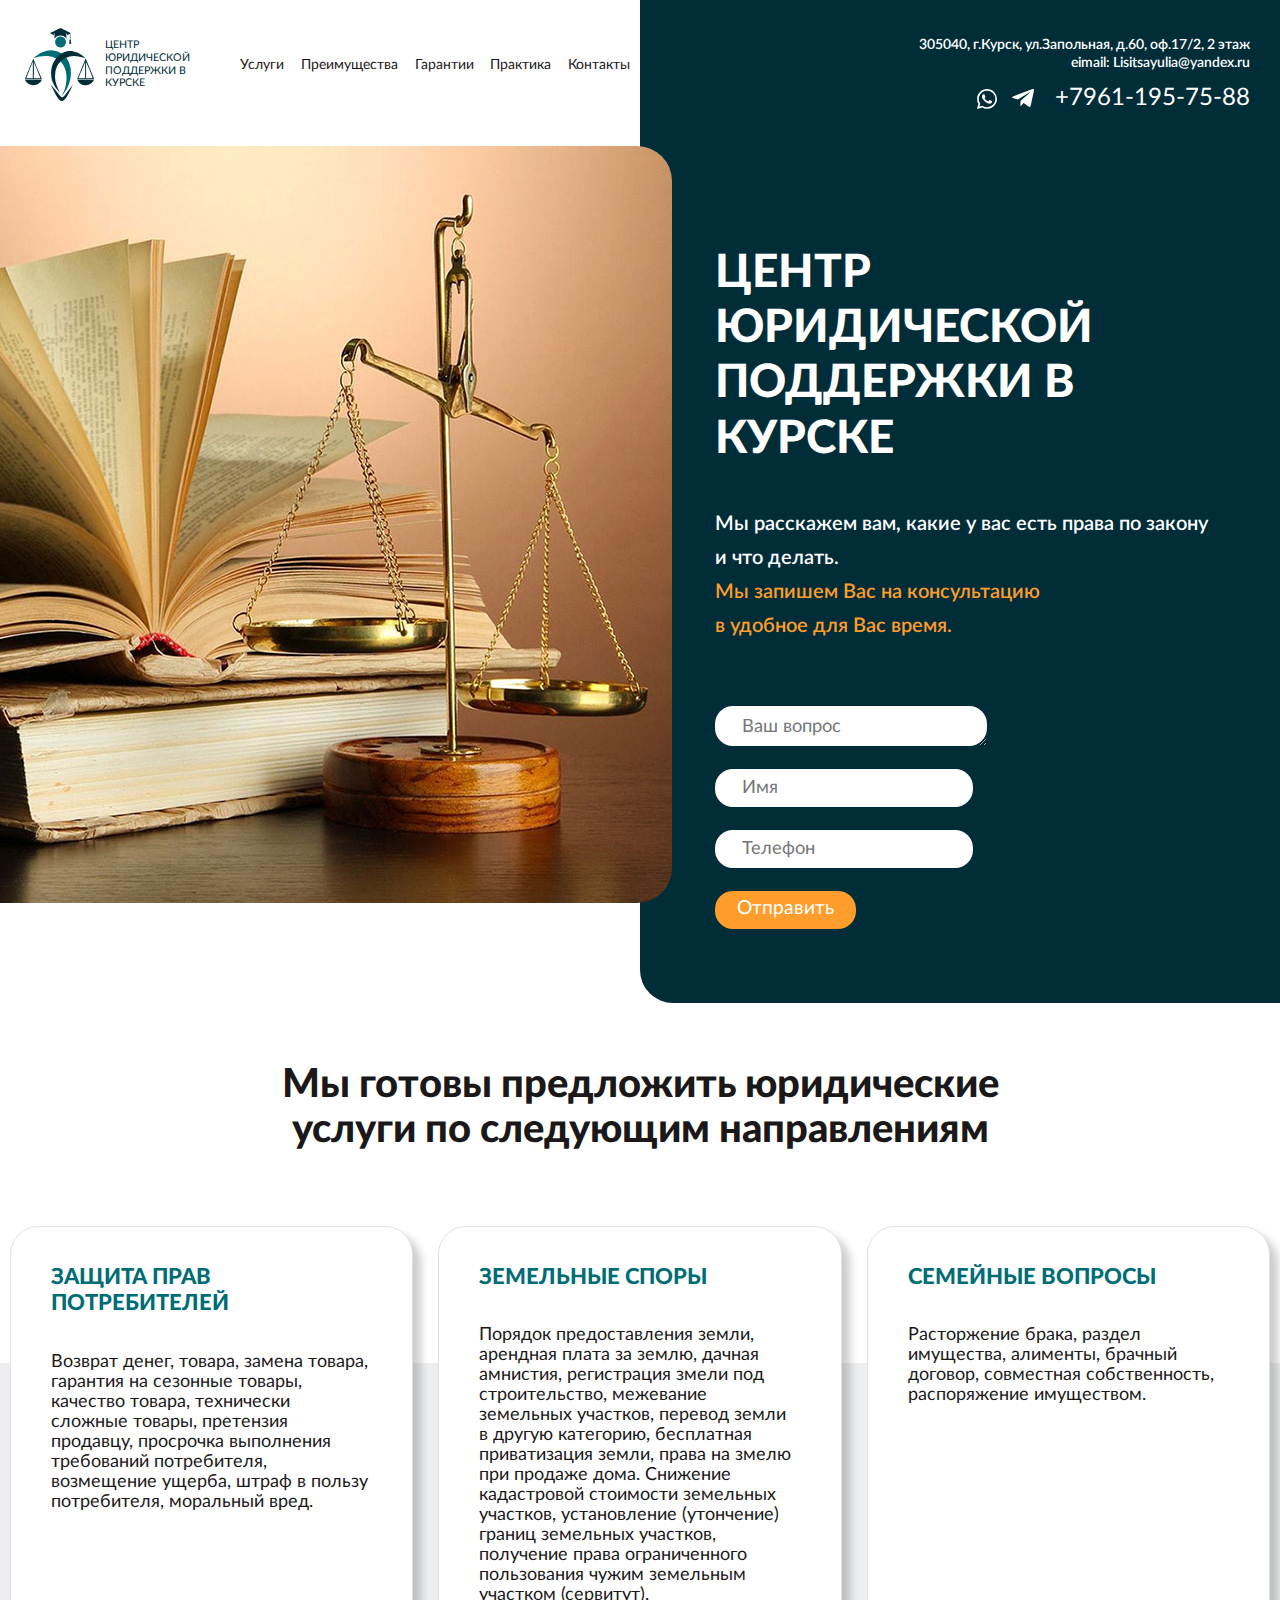
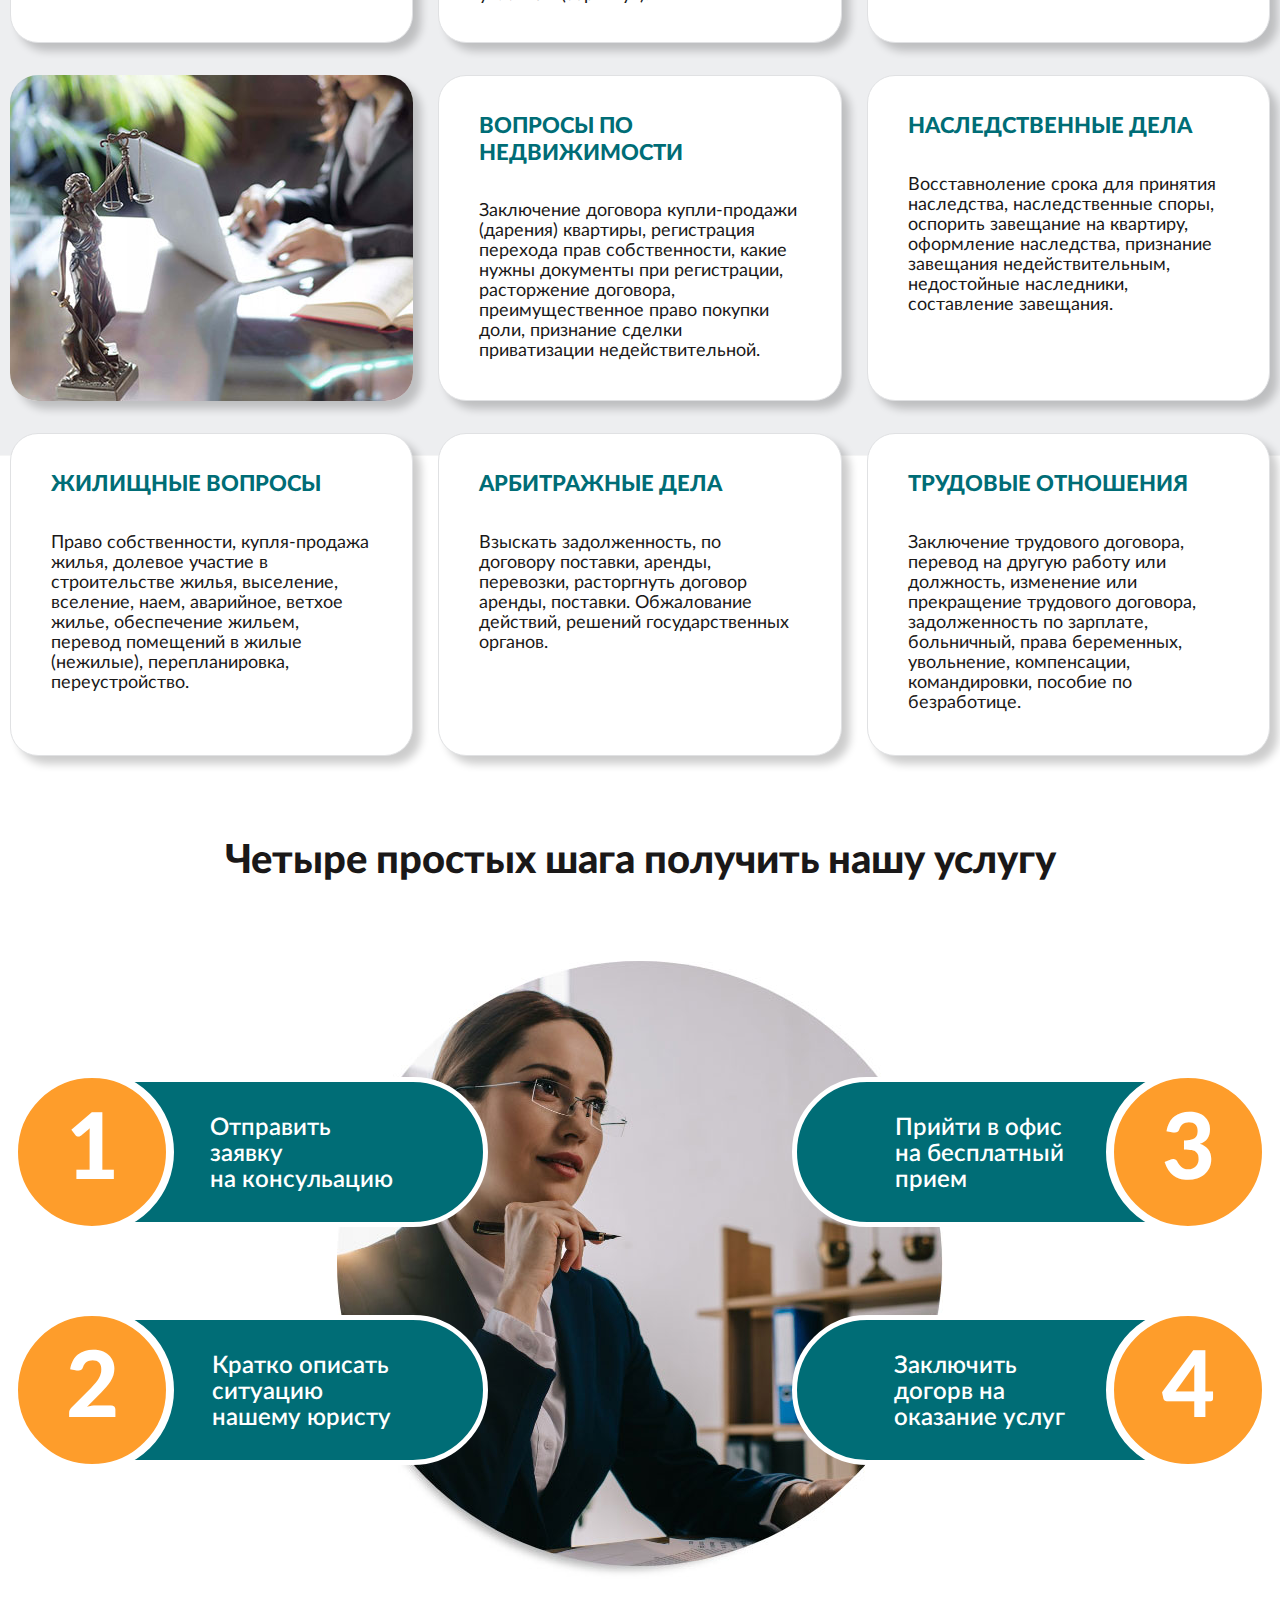
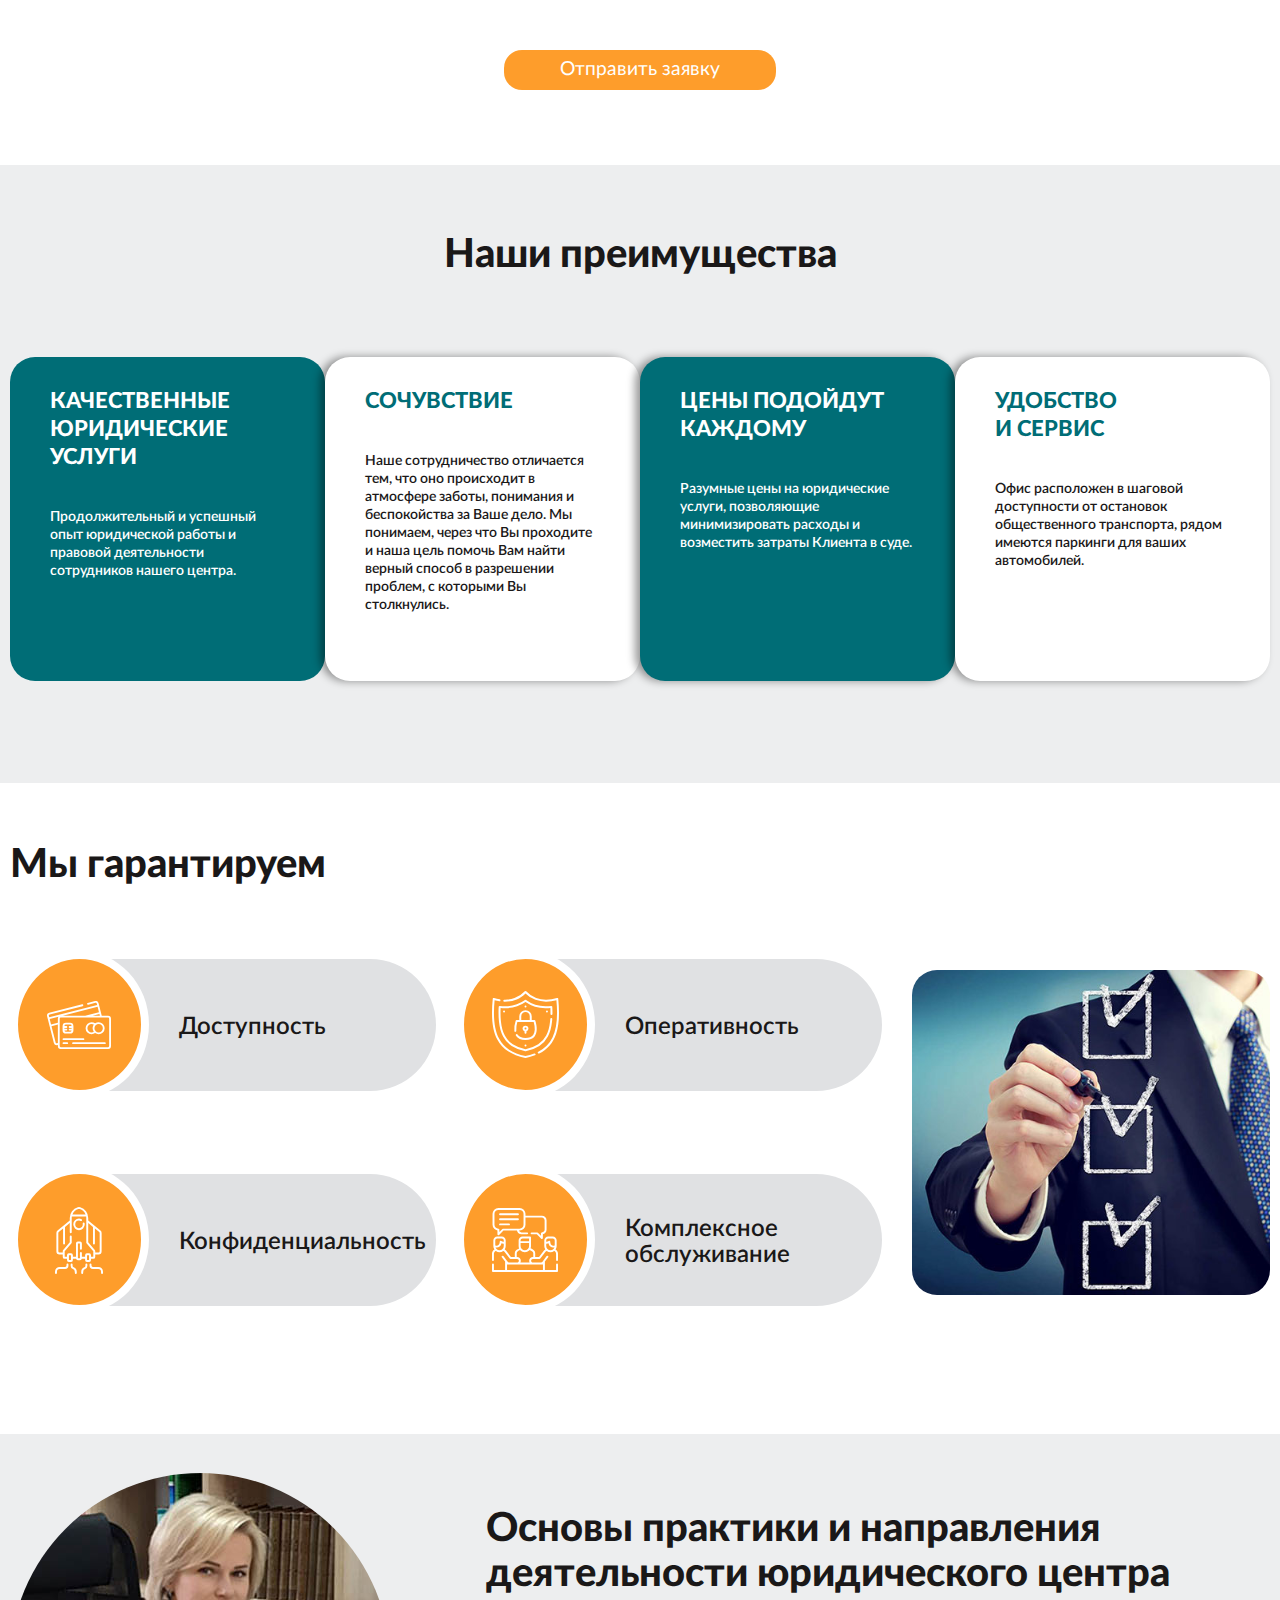
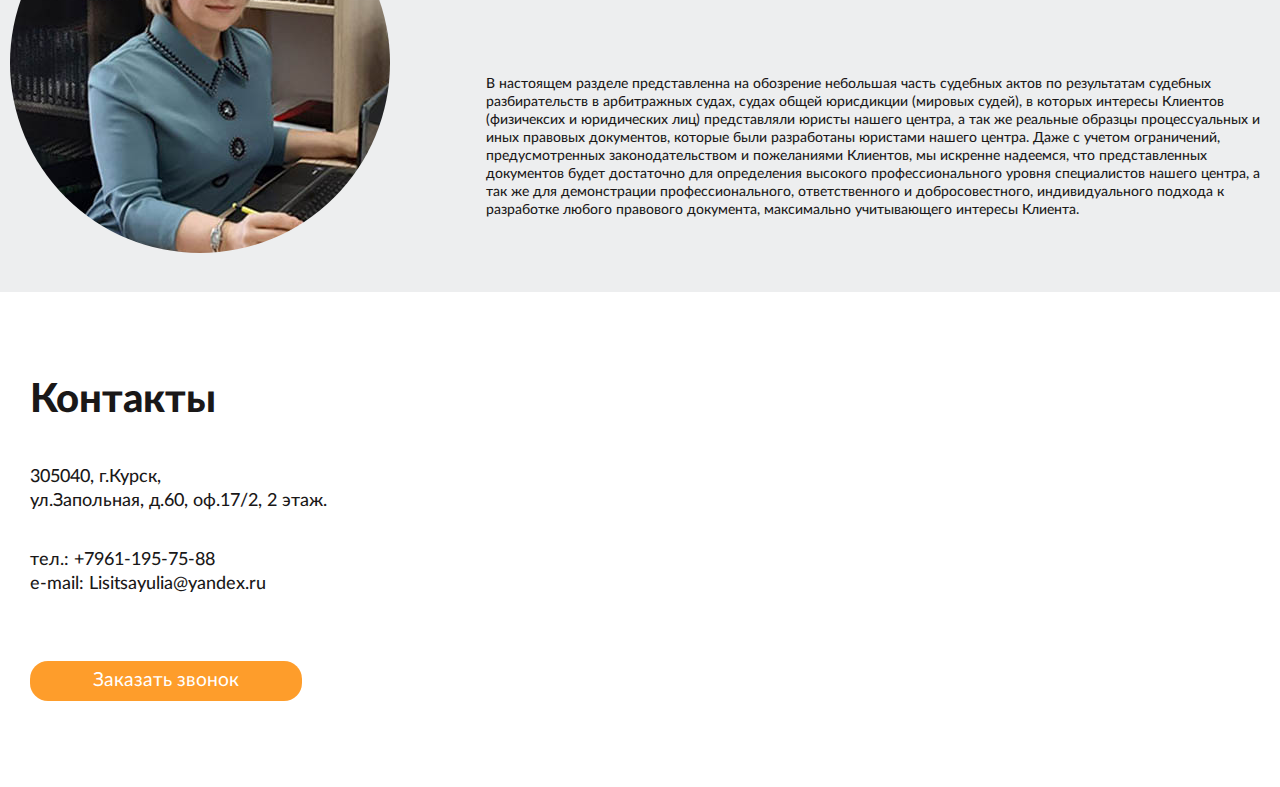
<file: index.html>
<!DOCTYPE html>
<html lang="ru">
<head>
	<title>ЦЕНТР ЮРИДИЧЕСКОЙ ПОДДЕРЖКИ В КУРСКЕ</title>
	<meta charset="UTF-8">
	<meta name="format-detection" content="telephone=no">
	<meta name="description" content="Юридические услуги в курске: защита прав потребителей, земельные споры, арбитражные дела, трудовые отношения, семейные вопросы. Не дорого, Звоните.">
	<meta property="og:type" content="website">
	<meta property="og:site_name" content="Создан сайт ЦЕНТР ЮРИДИЧЕСКОЙ ПОДДЕРЖКИ В КУРСКЕ">
	<meta property="og:url" content="https://ur-center46.ru">
	<meta property="og:locale" content="ru">
	<meta name="twitter:creator" content="">
	<meta name="twitter:card" content="summary_large_image">
	<meta property="og:title" content="ЦЕНТР ЮРИДИЧЕСКОЙ ПОДДЕРЖКИ В КУРСКЕ"> 
	<meta property="og:description" content="Создан сайт ЦЕНТР ЮРИДИЧЕСКОЙ ПОДДЕРЖКИ В КУРСКЕ. ">
	<meta property="og:image" content="https://ur-center46.ru/img/header-img.jpg">
	<meta property="og:image:width" content="1136">
	<meta property="og:image:height" content="757">
	<script src="https://api-maps.yandex.ru/2.1/?lang=ru_RU"></script>
	<link rel="stylesheet" href="css/style.css">
	<link rel="icon" type="image/png" href="img/fav/icon-256.png" sizes="256x256" href="#">
	<link rel="icon" type="image/png" href="img/fav/icon-128.png" sizes="128x128" href="#">
	<link rel="icon" type="image/png" href="img/fav/icon-64.png" sizes="64x64" href="#">
	<link rel="icon" type="image/png" href="img/fav/icon-32.png" sizes="32x32" href="#">
	<link rel="icon" type="image/png" href="img/fav/icon-16.png" sizes="16x16" href="#">
	<link rel="icon" type="image/png" href="img/fav/icon.svg" sizes="any" href="#">
	<!-- <meta name="viewport" content="width=device-width, initial-scale=1.0, maximum-scale=1.0, user-scalable=0"> -->
	<meta name="viewport" content="width=device-width, initial-scale=1.0">
</head>
<body id="body">
<script src="//code-ya.jivosite.com/widget/17m5EgQkFW" async></script>
	<div class="wrapper">

		<div id="popup-2" class="popup-2">
			<a href="#steps" class="popup__area-2"></a>
			<div class="popup__body-2">
				<div class="popup__content-2">
					<a href="#steps" class="popup__close-2">X</a>
					<div class="popup__img">
						<img src="img/popup-img.jpg" alt="">
					</div>
					<div class="popup__block">
						<div class="popup__title"><h2>Заявка на бесплатную консультацию</h2></div>
						<div class="popup__text"></div>
						<form class="header__form-1 d-flex" action="#">
							<div class="header__form-r">
								<textarea placeholder="Ваш вопрос" name="text"></textarea>
							</div>
							<div class="header__form-l">
								<input type="text" autocomplete="off" placeholder="Имя" name="name">
								<input type="tel" autocomplete="off" placeholder="Телефон" name="tel">
								<button type="submit" class="form__btn button">Отправить</button>
							</div>
						</form>
					</div>
				</div>
			</div>
		</div>

		<header id="header" class="header lock-padding d-flex">

			<div class="header__left-block ">
				<div class="header__container header__container_l d-flex">  

					<div class="header__logo d-flex"> 
						<a href="#" class="header__logo-link"></a>
						<a href="#" class="header__logo-text">
							ЦЕНТР ЮРИДИЧЕСКОЙ <br>
							ПОДДЕРЖКИ В КУРСКЕ
						</a>
					</div>
					<!-- Меню с иконкой бургера -->
					<div class="icon nav-icon-5">
						<span></span>
						<span></span>
						<span></span>
					</div>
					<nav class="menu__body">
						<ul class="menu__list d-flex">
							<li><a href="#directions" class="menu__link">Услуги</a></li>
							<li><a href="#advant" class="menu__link">Преимущества</a></li>
							<li><a href="#warrant" class="menu__link">Гарантии</a></li>
							<li><a href="#basics" class="menu__link">Практика</a></li>
							<li><a href="#footer" class="menu__link">Контакты</a></li>
						</ul>
					</nav>
				</div>
				<div class="header__img">
					<picture>
						<img src="img/header-img.jpg" alt="">
					</picture>
				</div>
			</div>

			<div class="header__right-block">
				<div class="header__container header__container_r">

					<div class="header__contacts d-flex">
						<div class="header__adress">
							<p>305040, г.Курск, ул.Запольная, д.60, оф.17/2, 2 этаж</p>
							<a href="mailto:Lisitsayulia@yandex.ru">eimail: Lisitsayulia@yandex.ru</a>
						</div>
						<div class="header__telephone d-flex">
							<a href="#" class="link-whatsapp"></a>
							<a href="#" class="link-telegram"></a>
							<p><a href="tel:+79611957588" class="header__phone">+7961-195-75-88</a></p>
						</div>
					</div>

					<div class="header-item">
						<h1>
							ЦЕНТР <br>
							ЮРИДИЧЕСКОЙ <br>
							ПОДДЕРЖКИ В КУРСКЕ <br>
						</h1>
						<p>
							Мы расскажем вам, какие у вас есть права по закону <br>
							и что делать. <br>
							<span>Мы запишем Вас на консультацию <br>
							в удобное для Вас время.</span>
						</p>
						<form action="sender/send.php" method="POST" class="header__form">
							<textarea placeholder="Ваш вопрос" name="text"></textarea>
							<input type="text" autocomplete="off" placeholder="Имя" name="name">
							<input type="tel" autocomplete="off" placeholder="Телефон" name="tel">
							<button type="submit" class="form__btn button">Отправить</button>
						</form>
					</div>
				</div>
			</div>

		</header>  

		<!-- Секция directions-->
		<section id="directions" class="directions">
			<div class="container">
				<h2>
					Мы готовы предложить юридические <br>
					услуги по следующим направлениям
				</h2>

				<div class="directions__column d-flex">

					<div class="directions__card">
						<h3>ЗАЩИТА ПРАВ ПОТРЕБИТЕЛЕЙ</h3>
						<p>
							Возврат денег, товара, замена товара, гарантия на
							сезонные товары, качество товара, технически сложные 
							товары, претензия продавцу, просрочка выполнения
							требований потребителя, возмещение ущерба, штраф в
							пользу потребителя, моральный вред.
						</p>
					</div>

					<div class="directions__card">
						<h3>ЗЕМЕЛЬНЫЕ СПОРЫ</h3>
						<p>
							Порядок предоставления земли, арендная плата за
							землю, дачная амнистия, регистрация змели под
							строительство, межевание земельных участков,
							перевод земли в другую категорию, бесплатная
							приватизация земли, права на змелю при продаже дома.
							Снижение кадастровой стоимости земельных участков,
							установление (утончение) границ земельных участков,
							получение права ограниченного пользования чужим
							земельным участком (сервитут).
						</p>
					</div>

					<div class="directions__card">
						<h3>СЕМЕЙНЫЕ ВОПРОСЫ</h3>
						<p>
							Расторжение брака, раздел имущества, алименты,
							брачный договор, совместная собственность,
							распоряжение имуществом.
						</p>
					</div>

				</div>

				<div class="directions__column d-flex">

					<div class="directions__card directions__card_img">
						<img src="img/card-01.jpg" alt="">
					</div>

					<div class="directions__card">
						<h3>ВОПРОСЫ ПО НЕДВИЖИМОСТИ</h3>
						<p>
							Заключение договора купли-продажи (дарения)
							квартиры, регистрация перехода прав собственности,
							какие нужны документы при регистрации, расторжение
							договора, преимущественное право покупки доли,
							признание сделки приватизации недействительной.
						</p>
					</div>

					<div class="directions__card">
						<h3>НАСЛЕДСТВЕННЫЕ ДЕЛА</h3>
						<p>
							Восставноление срока для принятия наследства,
							наследственные споры, оспорить завещание на квартиру,
							оформление наследства, признание завещания
							недействительным, недостойные наследники, составление
							завещания.
						</p>
					</div>

				</div>

				<div class="directions__column d-flex">

					<div class="directions__card">
						<h3>ЖИЛИЩНЫЕ ВОПРОСЫ</h3>
						<p>
							Право собственности, купля-продажа жилья, долевое 
							участие в строительстве жилья, выселение, вселение,
							наем, аварийное, ветхое жилье, обеспечение жильем, 
							перевод помещений в жилые (нежилые),
							перепланировка, переустройство.
						</p>
					</div>

					<div class="directions__card">
						<h3>АРБИТРАЖНЫЕ ДЕЛА</h3>
						<p>
							Взыскать задолженность, по договору поставки, аренды,
							перевозки, расторгнуть договор аренды, поставки.
							Обжалование действий, решений государственных 
							органов.
						</p>
					</div>

					<div class="directions__card">
						<h3>ТРУДОВЫЕ ОТНОШЕНИЯ</h3>
						<p>
							Заключение трудового договора, перевод на другую
							работу или должность, изменение или прекращение 
							трудового договора, задолженность по зарплате, 
							больничный, права беременных, увольнение, компенсации,
							командировки, пособие по безработице.
						</p>
					</div>

				</div>

			</div>
		</div>
	</section>


	<!-- Секция Steps-->
	<section id="steps" class="steps">
		<div class="container">
			<h2>Четыре простых шага получить нашу услугу</h2>

			<div class="steps__wrap">

				<div class="steps__wrap-column d-flex">

					<div class="steps__column">
						<div class="steps__card-wrap d-flex">
							<div class="card-left d-flex">1</div>
							<div class="card-right d-flex"><p>Отправить <br> заявку <br> на консульацию</p></div>
						</div>

						<div class="steps__card-wrap d-flex">
							<div class="card-left d-flex">2</div>
							<div class="card-right d-flex"><p>Кратко описать <br> ситуацию <br> нашему юристу</p></div>
						</div>
					</div>

					<div class="steps__column">
						<div class="steps__card-wrap d-flex">
							<div class="card-right card-right-right d-flex"><p>Прийти в офис <br> на бесплатный<br>прием</p></div>
							<div class="card-left card-left-left d-flex">3</div>
						</div>

						<div class="steps__card-wrap d-flex">
							<div class="card-right card-right-right d-flex"><p>Заключить <br> догорв на <br> оказание услуг</p></div>
							<div class="card-left card-left-left d-flex">4</div>
						</div>
					</div>

				</div>

			</div>
			<a href="#popup-2" class="steps__btn button popup-link">Отправить заявку</a>
			
		</div>
	</section>

	<!-- Секция -->
	<section id="advant" class="advant">
		<div class="container">

			<h2>Наши преимущества</h2>

			<div class="advant__row d-flex">

				<div class="advant__card">
					<h3>
						КАЧЕСТВЕННЫЕ <br>
						ЮРИДИЧЕСКИЕ УСЛУГИ
					</h3>
					<p>
						Продолжительный и успешный
						опыт юридической работы и
						правовой деятельности сотрудников
						нашего центра.
					</p>
				</div>

				<div class="advant__card advant__card-card">
					<h3>
						СОЧУВСТВИЕ
					</h3>
					<p>
						Наше сотрудничество отличается
						тем, что оно происходит в
						атмосфере заботы, понимания и
						беспокойства за Ваше дело. Мы
						понимаем, через что Вы проходите и
						наша цель помочь Вам найти верный
						способ в разрешении проблем, с
						которыми Вы столкнулись.
					</p>
				</div>

				<div class="advant__card advant__card-card_l">
					<h3>
						ЦЕНЫ ПОДОЙДУТ <br>
						КАЖДОМУ
					</h3>
					<p>
						Разумные цены на юридические
						услуги, позволяющие
						минимизировать расходы и
						возместить затраты Клиента в суде.
					</p>
				</div>

				<div class="advant__card advant__card-card advant__card-card_r">
					<h3>
						УДОБСТВО <br>
						И СЕРВИС
					</h3>
					<p>
						Офис расположен в шаговой
						доступности от остановок
						общественного транспорта, рядом
						имеются паркинги для ваших
						автомобилей.
					</p>
				</div>

			</div>

		</div>
	</div>
</section>

<!-- Секция -->
<section id="warrant" class="warrant">
	<div class="container">

		<h2>Мы гарантируем</h2>

		<div class="warrant__row d-flex">

			<div class="warrant__column d-flex">
				<div class="steps__card-wrap d-flex">
					<div class="card-left card-icon-1 d-flex"></div>
					<div class="card-right d-flex"><p>Доступность</p></div>
				</div>

				<div class="steps__card-wrap d-flex">
					<div class="card-left card-icon-2 d-flex"></div>
					<div class="card-right d-flex"><p>Конфиденциальность</p></div>
				</div>
			</div>

			<div class="warrant__column d-flex">
				<div class="steps__card-wrap d-flex">
					<div class="card-left card-icon-3 d-flex"></div>
					<div class="card-right d-flex"><p>Оперативность</p></div>
				</div>

				<div class="steps__card-wrap d-flex">
					<div class="card-left card-icon-4 d-flex"></div>
					<div class="card-right d-flex"><p>Комплексное <br> обслуживание</p></div>
				</div>
			</div>

			<div class="warrant__column-img">
				<img src="img/card-02.jpg" alt="">
			</div>

		</div>

	</div>
</section>

<section id="basics" class="basics">
	<div class="container">
		<div class="basics__wrap d-flex">
			<div class="basics__wrap-img">
				<img src="img/btm.jpg" alt="">
			</div>
			<div class="basics__title">
				<h2>
					Основы практики и направления <br>
					деятельности юридического центра
				</h2>
				<p>
					В настоящем разделе представленна на обозрение небольшая часть судебных актов по результатам судебных разбирательств в
					арбитражных судах, судах общей юрисдикции (мировых судей), в которых интересы Клиентов (физичексих и юридических лиц)
					представляли юристы нашего центра, а так же реальные образцы процессуальных и иных правовых документов, которые были
					разработаны юристами нашего центра. Даже с учетом ограничений, предусмотренных законодательством и пожеланиями Клиентов, мы
					искренне надеемся, что представленных документов будет достаточно для определения высокого профессионального уровня
					специалистов нашего центра, а так же для демонстрации профессионального, ответственного и добросовестного, индивидуального
					подхода к разработке любого правового документа, максимально учитывающего интересы Клиента.
				</p>
			</div>
		</div>
	</div>
</section>


<footer id="footer" class="footer d-flex">
	<!-- <div class='footer__container'> -->

		<div class="footer__row d-flex">

			<div class="footer__contact-title">
				<h2>Контакты</h2>
				<p>
					305040, г.Курск, <br>
					ул.Запольная, д.60, оф.17/2, 2 этаж.
				</p>
				<p>
					тел.: <a href="tel:+79611957588">+7961-195-75-88</a> <br>
					e-mail: <a href="mailto:Lisitsayulia@yandex.ru">Lisitsayulia@yandex.ru</a>
				</p>
				<a href="#popup-2" class="footer__btn button button popup-link">Заказать звонок</a>
			</div>

			<div id="map" class="footer__map">
			</div>

		</div>

		<!-- </div> -->
	</footer>
</div>

<script src="https://code.jquery.com/jquery-3.3.1.min.js"></script>
<script src="js/custom.js" ></script>

</body>
</html>
</file>
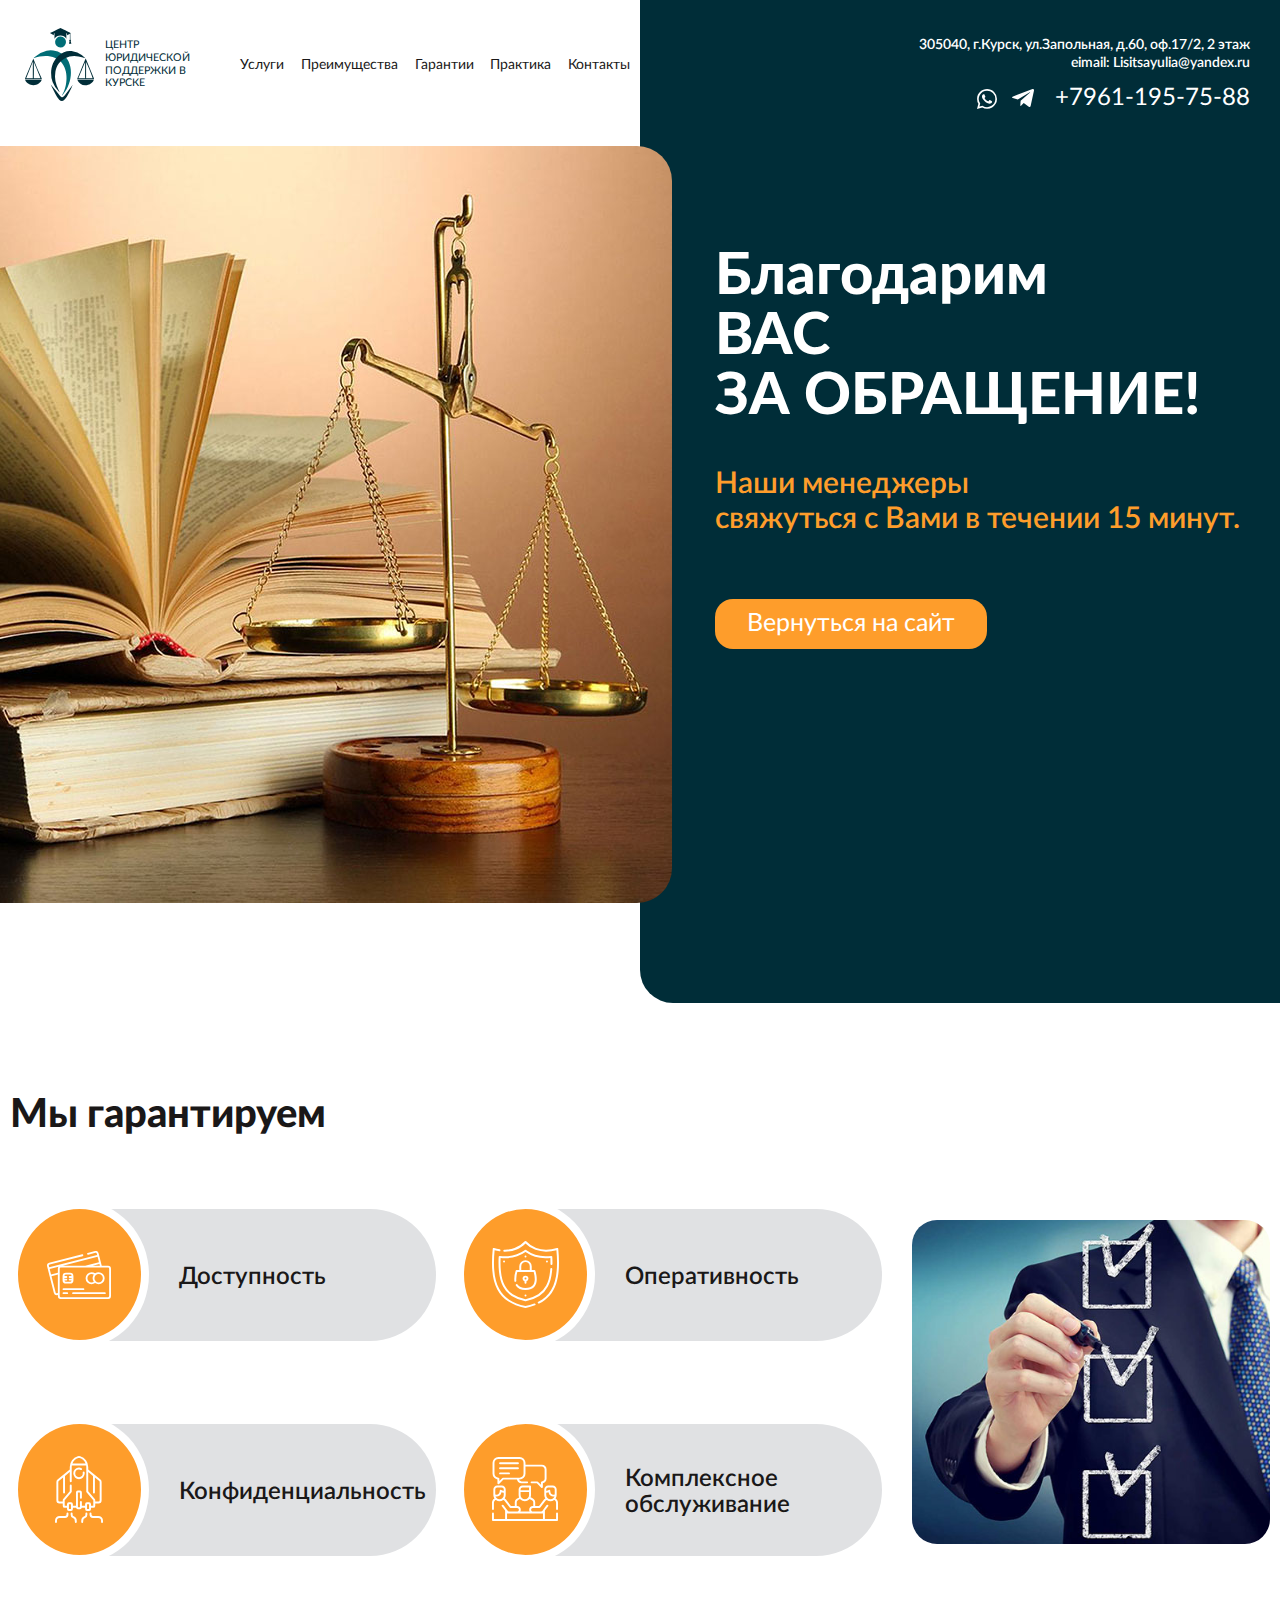
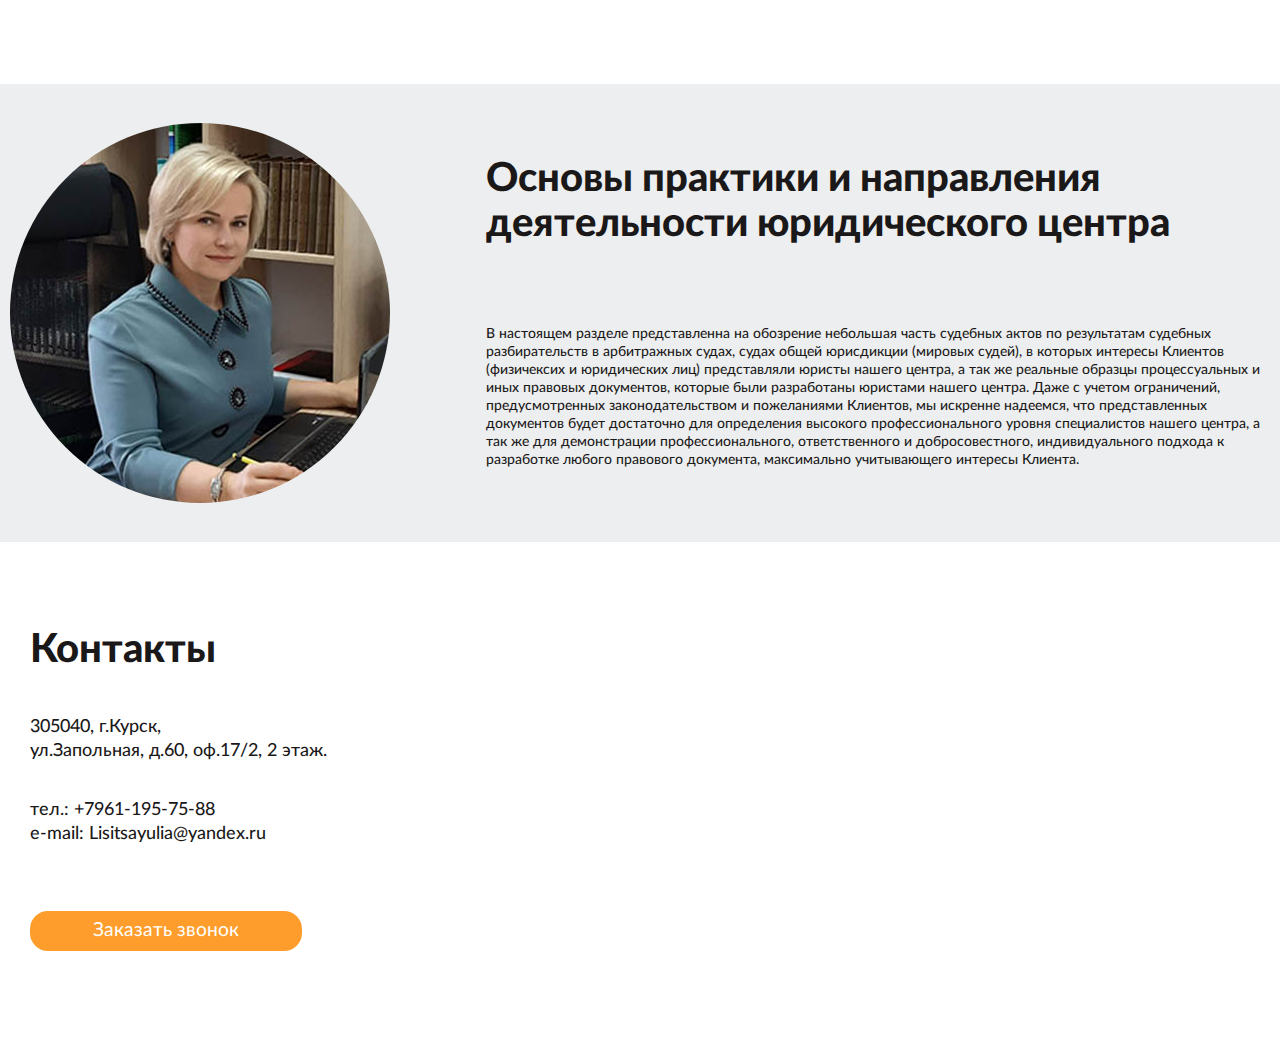
<file: thank-you.html>
<!DOCTYPE html>
<html lang="ru">
<head>
  <title>Страница благодарности</title>
  <meta charset="UTF-8">
  <meta name="format-detection" content="telephone=no">
  <meta name="description" content="Юридические услуги в курске: защита прав потребителей, земельные споры, арбитражные дела, трудовые отношения, семейные вопросы. Не дорого, Звоните.">
  <meta property="og:type" content="website">
  <meta property="og:site_name" content="Создан сайт ЦЕНТР ЮРИДИЧЕСКОЙ ПОДДЕРЖКИ В КУРСКЕ">
  <meta property="og:url" content="https://ur-center46.ru">
  <meta property="og:locale" content="ru">
  <meta name="twitter:creator" content="">
  <meta name="twitter:card" content="summary_large_image">
  <meta property="og:title" content="ЦЕНТР ЮРИДИЧЕСКОЙ ПОДДЕРЖКИ В КУРСКЕ"> 
  <meta property="og:description" content="Создан сайт ЦЕНТР ЮРИДИЧЕСКОЙ ПОДДЕРЖКИ В КУРСКЕ. ">
  <meta property="og:image" content="https://ur-center46.ru/img/header-img.jpg">
  <meta property="og:image:width" content="1136">
  <meta property="og:image:height" content="757">
  <script src="https://api-maps.yandex.ru/2.1/?lang=ru_RU"></script>
  <link rel="stylesheet" href="css/style.css">
  <link rel="icon" type="image/png" href="img/fav/icon-256.png" sizes="256x256" href="#">
  <link rel="icon" type="image/png" href="img/fav/icon-128.png" sizes="128x128" href="#">
  <link rel="icon" type="image/png" href="img/fav/icon-64.png" sizes="64x64" href="#">
  <link rel="icon" type="image/png" href="img/fav/icon-32.png" sizes="32x32" href="#">
  <link rel="icon" type="image/png" href="img/fav/icon-16.png" sizes="16x16" href="#">
  <link rel="icon" type="image/png" href="img/fav/icon.svg" sizes="any" href="#">
  <!-- <meta name="viewport" content="width=device-width, initial-scale=1.0, maximum-scale=1.0, user-scalable=0"> -->
  <meta name="viewport" content="width=device-width, initial-scale=1.0">
</head>
<body id="body">
<script src="//code-ya.jivosite.com/widget/17m5EgQkFW" async></script>
  <div class="wrapper">

    <header id="header" class="header lock-padding d-flex">

      <div class="header__left-block ">
        <div class="header__container header__container_l d-flex">  

          <div class="header__logo d-flex"> 
            <a href="https://ur-center46.ru" class="header__logo-link"></a>
            <a href="https://ur-center46.ru" class="header__logo-text">
              ЦЕНТР ЮРИДИЧЕСКОЙ <br>
              ПОДДЕРЖКИ В КУРСКЕ
            </a>
          </div>
          <!-- Меню с иконкой бургера -->
          <div class="icon nav-icon-5">
            <span></span>
            <span></span>
            <span></span>
          </div>
          <nav class="menu__body-2">
            <ul class="menu__list d-flex">
              <li><a href="https://ur-center46.ru/#directions" class="menu__link">Услуги</a></li>
              <li><a href="https://ur-center46.ru/#advant" class="menu__link">Преимущества</a></li>
              <li><a href="https://ur-center46.ru/#warrant" class="menu__link">Гарантии</a></li>
              <li><a href="https://ur-center46.ru/#basics" class="menu__link">Практика</a></li>
              <li><a href="https://ur-center46.ru/#footer" class="menu__link">Контакты</a></li>
            </ul>
          </nav>
        </div>
        <div class="header__img">
          <picture>
            <img src="img/header-img.jpg" alt="">
          </picture>
        </div>
      </div>

      <div class="header__right-block">
        <div class="header__container header__container_r">

          <div class="header__contacts d-flex">
            <div class="header__adress">
              <p>305040, г.Курск, ул.Запольная, д.60, оф.17/2, 2 этаж</p>
              <a href="mailto:Lisitsayulia@yandex.ru">eimail: Lisitsayulia@yandex.ru</a>
            </div>
            <div class="header__telephone d-flex">
              <a href="#" class="link-whatsapp"></a>
              <a href="#" class="link-telegram"></a>
              <p><a href="tel:+79611957588" class="header__phone">+7961-195-75-88</a></p>
            </div>
          </div>

          <div class="header-item header-item-thank">
            <h1>
              Благодарим <br>
              ВАС <br>
              ЗА ОБРАЩЕНИЕ! <br>
            </h1>
            <p>
              <span>Наши менеджеры <br>
              свяжуться с Вами в течении 15 минут.</span>
            </p>
            <a href="https://ur-center46.ru" class="steps__btn button">Вернуться на сайт</a>
          </div>
        </div>
      </div>

    </header> 

    <!-- Секция -->
    <section id="warrant" class="warrant">
      <div class="container">

        <h2>Мы гарантируем</h2>

        <div class="warrant__row d-flex">

          <div class="warrant__column d-flex">
            <div class="steps__card-wrap d-flex">
              <div class="card-left card-icon-1 d-flex"></div>
              <div class="card-right d-flex"><p>Доступность</p></div>
            </div>

            <div class="steps__card-wrap d-flex">
              <div class="card-left card-icon-2 d-flex"></div>
              <div class="card-right d-flex"><p>Конфиденциальность</p></div>
            </div>
          </div>

          <div class="warrant__column d-flex">
            <div class="steps__card-wrap d-flex">
              <div class="card-left card-icon-3 d-flex"></div>
              <div class="card-right d-flex"><p>Оперативность</p></div>
            </div>

            <div class="steps__card-wrap d-flex">
              <div class="card-left card-icon-4 d-flex"></div>
              <div class="card-right d-flex"><p>Комплексное <br> обслуживание</p></div>
            </div>
          </div>

          <div class="warrant__column-img">
            <img src="img/card-02.jpg" alt="">
          </div>

        </div>

      </div>
    </section>

    <section id="basics" class="basics">
      <div class="container">
        <div class="basics__wrap d-flex">
          <div class="basics__wrap-img">
            <img src="img/btm.jpg" alt="">
          </div>
          <div class="basics__title">
            <h2>
              Основы практики и направления <br>
              деятельности юридического центра
            </h2>
            <p>
              В настоящем разделе представленна на обозрение небольшая часть судебных актов по результатам судебных разбирательств в
              арбитражных судах, судах общей юрисдикции (мировых судей), в которых интересы Клиентов (физичексих и юридических лиц)
              представляли юристы нашего центра, а так же реальные образцы процессуальных и иных правовых документов, которые были
              разработаны юристами нашего центра. Даже с учетом ограничений, предусмотренных законодательством и пожеланиями Клиентов, мы
              искренне надеемся, что представленных документов будет достаточно для определения высокого профессионального уровня
              специалистов нашего центра, а так же для демонстрации профессионального, ответственного и добросовестного, индивидуального
              подхода к разработке любого правового документа, максимально учитывающего интересы Клиента.
            </p>
          </div>
        </div>
      </div>
    </section>


    <footer id="footer" class="footer d-flex">
      <!-- <div class='footer__container'> -->

        <div class="footer__row d-flex">

          <div class="footer__contact-title">
            <h2>Контакты</h2>
            <p>
              305040, г.Курск, <br>
              ул.Запольная, д.60, оф.17/2, 2 этаж.
            </p>
            <p>
              тел.: <a href="tel:+79611957588">+7961-195-75-88</a> <br>
              e-mail: <a href="mailto:Lisitsayulia@yandex.ru">Lisitsayulia@yandex.ru</a>
            </p>
            <a href="#popup-2" class="footer__btn button button popup-link">Заказать звонок</a>
          </div>

          <div id="map" class="footer__map">
          </div>

        </div>

        <!-- </div> -->
      </footer>
    </div>

    <script src="https://code.jquery.com/jquery-3.3.1.min.js"></script>
    <script src="js/custom.js" ></script>

  </body>
  </html>
</file>
<file: css/style.css>
@charset "UTF-8";
@font-face {
  font-family: 'Lato';
  src: url("../fonts/Lato-Heavy.eot");
  src: local("☺"), url("../fonts/Lato-Heavy.woff") format("woff"), url("../fonts/Lato-Heavy.ttf") format("truetype"), url("../fonts/Lato-Heavy.svg") format("svg");
  font-weight: 900;
  font-style: normal; } 

@font-face {
  font-family: 'Lato';
  src: url("../fonts/Lato-Light.eot");
  src: local("☺"), url("../fonts/Lato-Light.woff") format("woff"), url("../fonts/Lato-Light.ttf") format("truetype"), url("../fonts/Lato-Light.svg") format("svg");
  font-weight: 300;
  font-style: normal; }

@font-face {
  font-family: 'Lato';
  src: url("../fonts/Lato-Medium.eot");
  src: local("☺"), url("../fonts/Lato-Medium.woff") format("woff"), url("../fonts/Lato-Medium.ttf") format("truetype"), url("../fonts/Lato-Medium.svg") format("svg");
  font-weight: 500;
  font-style: normal; } 

@font-face {
  font-family: 'Lato';
  src: url("../fonts/Lato-Regular.eot");
  src: local("☺"), url("../fonts/Lato-Regular.woff") format("woff"), url("../fonts/Lato-Regular.ttf") format("truetype"), url("../fonts/Lato-Regular.svg") format("svg");
  font-weight: 400;
  font-style: normal; }

@font-face {
  font-family: 'Lato';
  src: url("../fonts/Lato-Semibold.eot");
  src: local("☺"), url("../fonts/Lato-Semibold.woff") format("woff"), url("../fonts/Lato-Semibold.ttf") format("truetype"), url("../fonts/Lato-Semibold.svg") format("svg");
  font-weight: 600;
  font-style: normal; } 

* {
  padding: 0px;
  margin: 0px;
  border: 0px; }

*,
*:before,
*:after {
  -moz-box-sizing: border-box;
  -webkit-box-sizing: border-box;
  box-sizing: border-box; }

:focus,
:active {
  outline: none; }

a:focus,
a:active {
  outline: none; }

a, p, ul, li {
  margin: 0; }

aside,
nav,
footer,
header,
section {
  display: block; }

html,
body {
  height: 100%;
  min-width: 320px; }

body {
  line-height: 1;
  font-family: "Lato";
  -ms-text-size-adjust: 100%;
  -moz-text-size-adjust: 100%;
  -webkit-text-size-adjust: 100%; }

input,
button,
textarea {
  font-family: "Lato"; }

input::-ms-clear {
  display: none; }

button {
  cursor: pointer; }

button::-moz-focus-inner {
  padding: 0;
  border: 0; }

a,
a:visited {
  text-decoration: none; }

a:hover {
  text-decoration: none; }

ul li {
  list-style: none; }

img {
  vertical-align: top; }

h1,
h2,
h3,
h4,
h5,
h6 {
  font-weight: inherit;
  font-size: inherit; }

body {
  color: #1a1818;
  font-size: 14px; }
  body.lock {
    overflow: hidden; }

.wrapper {
  width: 100%;
  min-height: 100%;
  overflow: hidden; }

.container {
  max-width: 1440px;
  margin: 0 auto;
  width: 100%;
  /*@media (max-width: $md1+px) {
		max-width: 970px;
	}
	@media (max-width: $md2+px) {
		max-width: 750px;
	}
	@media (max-width: $md3+px) {
		max-width: none;
		padding: 0 10px;
	}*/ }

.form-row {
  display: -webkit-box;
  display: -moz-box;
  display: -ms-flexbox;
  display: -webkit-flex;
  display: flex;
  font-size: 0;
  margin: 0px -15px; }

.form__column {
  padding: 0px 15px; }

.btn {
  display: inline-block;
  padding: 0px 0px; }
  .btn.fw {
    width: 100%; }

.select-block {
  position: relative; }

.select__label {
  z-index: 2;
  position: absolute;
  top: -8px;
  background-color: #f7f7f7;
  padding: 0 5px;
  color: #979797;
  font-weight: 600;
  font-size: 13px;
  line-height: 16px;
  left: 20px; }

.select {
  position: relative;
  cursor: pointer; }
  .select .select-title {
    z-index: 1;
    width: 100%;
    height: 55px;
    border: 1px solid #dedede;
    position: relative;
    background-color: #fff; }
  .select .select-title__arrow {
    position: absolute;
    top: 0;
    right: 0px;
    width: 45px;
    height: 100%;
    background: url("../img/icons/select-arrow.svg") center no-repeat; }
  .select .select-title__value {
    color: #000;
    font-weight: 700;
    font-size: 18px;
    line-height: 53px;
    display: block;
    overflow: hidden;
    padding: 0 45px 0 25px;
    white-space: nowrap;
    text-transform: none;
    -o-text-overflow: ellipsis;
    text-overflow: ellipsis; }
  .select .select-options {
    position: absolute;
    z-index: 10;
    top: 54px;
    display: none;
    overflow: hidden;
    min-width: 100%;
    background-color: #fff;
    border: 1px solid #dedede;
    padding: 10px 20px 10px 25px; }
  .select .select-options-scroll {
    max-height: 80px;
    overflow: auto; }
  .select .select-options-list {
    padding: 0px 0px 0px 0px; }
  .select .select-options__value {
    color: #000;
    font-size: 20px;
    margin: 0px 0px 15px 0px; }
    .select .select-options__value:last-child {
      margin: 0px 0px 0px 0px; }
    .select .select-options__value:hover {
      color: #000; }

input[type=text], input[type=email], input[type=tel], textarea {
  -webkit-appearance: none;
  -moz-appearance: none;
  appearance: none; }

.input {
  border-radius: 0 !important;
  width: 100%;
  display: block;
  padding: 0px 20px; }

textarea.input {
  resize: none;
  padding: 0px 0px; }

.check {
  position: relative;
  padding-left: 25px;
  color: #5f5f5f;
  line-height: 18px;
  cursor: pointer; }
  .check input {
    display: none; }
  .check:before {
    content: '';
    left: 0;
    top: 0;
    width: 18px;
    height: 18px;
    border: 1px solid #a3a3a3;
    position: absolute; }
  .check.active:before {
    background: url("../img/icons/check.png") center no-repeat; }

.option {
  position: relative;
  cursor: pointer;
  padding-left: 25px;
  line-height: 16px;
  margin-bottom: 10px;
  font-size: 15px;
  font-weight: 300; }
  .option:last-child {
    margin-bottom: 0px; }
  .option input {
    display: none; }
  .option:before {
    position: absolute;
    left: 0;
    top: 0;
    width: 16px;
    height: 16px;
    content: '';
    border: 1px solid #7f7f7f;
    border-radius: 50%; }
  .option.active:before {
    background: url("../img/icons/option.png") center no-repeat; }

.rating-block {
  display: table;
  font-size: 0; }

.rating {
  display: inline-block;
  position: relative;
  vertical-align: middle; }
  .rating.edit .star {
    cursor: pointer; }
  .rating .star {
    width: 17px;
    height: 14px;
    display: inline-block;
    position: relative;
    z-index: 3; }

.rating__line {
  position: absolute;
  width: 85px;
  height: 14px;
  top: 0;
  left: 0;
  background: url("../img/icons/bg_rating.svg") 0 0 no-repeat;
  z-index: 1;
  background-size: 85px 100%; }

.rating__activeline {
  position: absolute;
  width: 0px;
  height: 14px;
  top: 0;
  left: 0;
  background: url("../img/icons/bg_rating_active.svg") 0 0 no-repeat;
  z-index: 2;
  background-size: 85px 100%; }

.rating__value {
  display: inline-block;
  color: #1b3139;
  font-size: 14px;
  line-height: 13px;
  vertical-align: middle; }

.quantity {
  position: relative;
  width: 73px;
  height: 47px;
  border: 1px solid #cfcfcf;
  background-color: #ffffff; }

.quantity__input {
  height: 45px;
  width: 50px;
  text-align: center;
  color: #101010;
  font-weight: 300; }

.quantity__btn {
  position: absolute;
  top: 11px;
  right: 15px;
  cursor: pointer; }
  .quantity__btn:before {
    font-size: 25px;
    display: inline-block;
    line-height: 10px;
    color: #a9a9a9; }
  .quantity__btn:hover:before {
    color: #da0005; }
  .quantity__btn.dwn {
    top: 25px; }

.category-params-item-price-table {
  margin-bottom: 25px; }
  .category-params-item-price-table .cell:first-child {
    padding-right: 15px;
    position: relative; }
    .category-params-item-price-table .cell:first-child:after {
      content: '-';
      position: absolute;
      right: -4px;
      top: 8px;
      font-size: 20px; }
  .category-params-item-price-table .cell:last-child {
    padding-left: 15px; }
  .category-params-item-price-table .cell input {
    height: 37px;
    border: 2px solid #393939;
    background-color: #ffffff;
    text-align: center;
    font-size: 12px;
    color: #393939;
    font-weight: 500;
    width: 100%; }

.category-params-item-price-range {
  margin: 0 12px 40px 12px;
  background-color: #c9cecf;
  height: 2px;
  position: relative; }
  .category-params-item-price-range .ui-slider-range {
    background-color: #000;
    height: 2px;
    position: relative; }
  .category-params-item-price-range .ui-slider-handle {
    width: 23px;
    height: 28px;
    border: 3px solid #fbfbfb;
    background-color: #ea5922;
    display: block;
    position: absolute;
    top: -14px;
    margin-left: -12px;
    cursor: pointer; }
    .category-params-item-price-range .ui-slider-handle span {
      position: absolute;
      bottom: -18px;
      left: 50%;
      width: 50px;
      text-align: center;
      font-size: 10px;
      margin-left: -25px;
      font-weight: 500;
      color: #94a6aa; }

.form__info {
  position: absolute;
  width: 60px;
  height: 60px;
  right: 0;
  top: 0;
  line-height: 60px;
  text-align: center;
  color: #888;
  z-index: 2;
  font-size: 14px; }
  @media (max-width: 767.98px) {
    .form__info {
      width: 50px;
      height: 50px;
      line-height: 50px; } }

.form-range-line {
  position: relative;
  height: 5px;
  border-radius: 0 0 4px 4px;
  background-color: #e0e0e0;
  margin: -2px 0px 0px 0px; }
  .form-range-line .ui-slider-range {
    background-color: #093454;
    height: 5px;
    position: absolute;
    top: 0;
    left: 0;
    border-radius: 0 0 4px 4px; }
  .form-range-line .ui-slider-handle {
    background: url("../img/icons/range.svg") 0 0 no-repeat;
    width: 28px;
    height: 28px;
    position: absolute;
    margin: -9px 0px 0px -14px;
    top: 0;
    left: 0;
    cursor: pointer; }
  .form-range-line .ui-state-hover {
    background: url("../img/icons/range_a.svg") 0 0 no-repeat; }

.form-range-values {
  display: -webkit-box;
  display: -moz-box;
  display: -ms-flexbox;
  display: -webkit-flex;
  display: flex;
  font-size: 0;
  -webkit-box-pack: justify;
  -ms-flex-pack: justify;
  justify-content: space-between;
  padding: 14px 0px 0px 0px; }

.form-range-values__item {
  font-size: 12px;
  color: #888; }

.row:after {
  display: block;
  content: "";
  clear: both; }

.rub:after {
  content: "₽"; }

.noselect {
  -webkit-touch-callout: none;
  -webkit-user-select: none;
  -khtml-user-select: none;
  -moz-user-select: none;
  -ms-user-select: none;
  user-select: none; }

ol.counter {
  list-style-type: none;
  counter-reset: item; }
  ol.counter li {
    position: relative;
    padding: 0px 0px 0px 45px; }
    ol.counter li:before {
      counter-increment: item;
      content: counter(item);
      position: absolute;
      left: 0;
      top: 0;
      color: #818181;
      font-size: 14px;
      font-weight: 700;
      text-align: center;
      line-height: 26px;
      border-radius: 50%;
      width: 28px;
      height: 28px;
      border: 1px solid #4274bb; }

.ellipsis {
  display: block;
  overflow: hidden;
  width: 100%;
  white-space: nowrap;
  -o-text-overflow: ellipsis;
  text-overflow: ellipsis; }

.es {
  overflow: hidden;
  white-space: nowrap;
  -o-text-overflow: ellipsis;
  text-overflow: ellipsis; }

.table {
  display: table;
  font-size: 0;
  width: 100%; }

.trow {
  display: table-row; }

.cell {
  display: table-cell; }
  .cell.full {
    width: 100%; }

.ibg {
  position: relative; }
  .ibg img {
    position: absolute;
    width: 100%;
    height: 100%;
    top: 0;
    left: 0;
    -o-object-fit: cover;
    object-fit: cover; }

body.ie .ibg {
  background-position: center;
  background-size: cover;
  background-repeat: no-repeat; }

body.ie .ibg img {
  width: 0;
  height: 0;
  opacity: 0;
  visibility: hidden; }

.video {
  position: relative;
  overflow: hidden;
  height: 0;
  padding-bottom: 56.25%; }
  .video video,
  .video iframe,
  .video object,
  .video embed {
    position: absolute;
    top: 0;
    left: 0;
    width: 100%;
    height: 100%; }

.videobg video,
.videobg iframe,
.videobg object,
.videobg embed {
  position: fixed;
  top: 50%;
  left: 50%;
  min-width: 100%;
  min-height: 100%;
  width: auto;
  height: auto;
  z-index: -100;
  -webkit-transform: translateX(-50%) translateY(-50%);
  -ms-transform: translateX(-50%) translateY(-50%);
  transform: translateX(-50%) translateY(-50%);
  background-size: cover; }

.moretext {
  overflow: hidden; }

.moretext__more {
  cursor: pointer; }
  .moretext__more span {
    font-style: normal; }
    .moretext__more span:first-child {
      display: block; }
    .moretext__more span:last-child {
      display: none; }
  .moretext__more.active span {
    font-style: normal; }
    .moretext__more.active span:first-child {
      display: none; }
    .moretext__more.active span:last-child {
      display: block; }

.graystyle {
  -webkit-transition: all 0.8s ease 0s;
  -moz-transition: all 0.8s ease 0s;
  -ms-transition: all 0.8s ease 0s;
  -o-transition: all 0.8s ease 0s;
  transition: all 0.8s ease 0s;
  filter: grayscale(1);
  -webkit-filter: grayscale(1);
  -moz-filter: grayscale(1);
  -o-filter: grayscale(1); }

.graystyleoff {
  filter: grayscale(0);
  -webkit-filter: grayscale(0);
  -moz-filter: grayscale(0);
  -o-filter: grayscale(0); }

.slick-slider {
  position: relative; }
  .slick-slider .slick-track,
  .slick-slider .slick-list {
    -webkit-transform: translate3d(0, 0, 0);
    -moz-transform: translate3d(0, 0, 0);
    -ms-transform: translate3d(0, 0, 0);
    -o-transform: translate3d(0, 0, 0);
    transform: translate3d(0, 0, 0); }
  .slick-slider .slick-list {
    position: relative;
    overflow: hidden;
    width: 100%; }
  .slick-slider .slick-track {
    position: relative;
    width: 100%;
    display: -webkit-box;
    display: -moz-box;
    display: -ms-flexbox;
    display: -webkit-flex;
    display: flex;
    font-size: 0; }
  .slick-slider .slick-slide {
    position: relative; }

.tab__item {
  display: none; }
  .tab__item.active {
    display: block; }

.mirror {
  -webkit-transform: scale(-1, 1);
  -ms-transform: scale(-1, 1);
  transform: scale(-1, 1); }

.nicescroll-rails {
  z-index: 1000 !important; }

.gm-style-iw-t {
  opacity: 0; }

.baloon {
  opacity: 1;
  right: -7px !important;
  bottom: 80px !important; }
  .baloon button {
    display: none !important; }
  .baloon:after {
    display: none !important; }

.baloon-style {
  display: none; }

.baloon-content.gm-style-iw {
  opacity: 1;
  border-radius: 0px !important;
  max-width: 300px !important;
  padding: 0 !important;
  left: 0 !important;
  width: 100% !important;
  overflow: visible !important; }
  .baloon-content.gm-style-iw > .gm-style-iw-d {
    overflow: hidden !important;
    max-width: none !important; }
  .baloon-content.gm-style-iw:after {
    display: none !important; }

.baloon-close {
  top: 18px !important; }

.popup {
  -webkit-overflow-scrolling: touch;
  background-color: rgba(0, 0, 0, 0.8);
  display: none;
  position: fixed !important;
  top: 0px;
  left: 0;
  width: 100%;
  height: 100%;
  overflow: auto;
  z-index: 100; }
  .popup.active .popup-content {
    -moz-transform: scale(1);
    -ms-transform: scale(1);
    -webkit-transform: scale(1);
    -o-transform: scale(1);
    transform: scale(1); }
  .popup.show {
    display: block; }
    .popup.show .popup-content {
      -moz-transform: scale(1);
      -ms-transform: scale(1);
      -webkit-transform: scale(1);
      -o-transform: scale(1);
      transform: scale(1); }

.popup-table {
  height: 100%;
  table-layout: fixed; }
  .popup-table > .cell {
    height: 100%;
    vertical-align: middle;
    padding: 30px 10px; }

.popup-content {
  -moz-transform: scale(0);
  -ms-transform: scale(0);
  -webkit-transform: scale(0);
  -o-transform: scale(0);
  transform: scale(0);
  -webkit-transition: all 0.3s ease 0s;
  -moz-transition: all 0.3s ease 0s;
  -ms-transition: all 0.3s ease 0s;
  -o-transition: all 0.3s ease 0s;
  transition: all 0.3s ease 0s;
  position: relative;
  max-width: 1230px;
  margin: 0px auto;
  background-color: #fff; }

.popup-close {
  width: 15px;
  height: 15px;
  position: absolute;
  top: 0px;
  right: 0px;
  cursor: pointer;
  background: url("../img/icons/close.png") 0 0 no-repeat; }

.popup-video .popup-close {
  width: 40px;
  height: 40px;
  background-color: #000;
  top: 0;
  right: 0; }

.header {
  padding: 0 0 30px 0;
  max-width: 1920px;
  width: 100%;
  margin: 0 auto;
  -webkit-box-pack: justify;
  -ms-flex-pack: justify;
  justify-content: space-between; }
  .header__container {
    padding: 28px 0 0 0;
    max-width: 870px;
    width: 100%;
    -webkit-box-align: center;
    -ms-flex-align: center;
    align-items: center;
    /*margin: 0px auto;*/
    margin-bottom: 45px; }
  .header__container_l {
    max-width: 750px;
    width: 100%;
    margin-left: auto;
    margin-right: 30px; }
  .header__container_r {
    /*padding: 57px 30px;*/
    padding: 55px 0 0 0;
    margin: 0px auto; }
  
  .header__left-block 
  {
    width: 100%; 
    position: relative;
  }

  .header__logo {
    flex: 1;
    -webkit-box-align: center;
    -ms-flex-align: center;
    align-items: center; 
    justify-content: start;
  }

  .menu__body, .menu__body-2{
    flex:2;
  }

  .header__logo-link {
    margin: 0px 10px 0px 0px; }
    .header__logo-link:before {
      content: '';
      float: left;
      width: 70px;
      height: 73px;
      background-repeat: no-repeat;
      background-image: url("[data-uri]"); }
  .header__logo-text {
    font-size: 10.65px;
    line-height: 12.78px;
    font-weight: 400;
    color: #002D38;
    display: block; }
  .header__right-block {
    width: 100%;
    border-radius: 0 0 0 33px;
    height: 1003px;
    background: #002D38;
   }

  .header__contacts {
    max-width: 720px;
    justify-content: space-between;
    margin: 0px 0px 130px 0px;
  }
  .header__adress {
    font-weight: 600;
    line-height: 18px;
    color: #fff;
/*    margin-right: 85px;*/ }
    .header__adress a {
      color: #fff; }
  .header__telephone {
    -webkit-box-align: center;
    -ms-flex-align: center;
    align-items: center; }
  .header__phone {
    font-size: 26px;
    line-height: 35px;
    font-weight: 400;
    color: #fff; }

.menu__link {
  font-size: 14px;
  color: #1A1818; }

.menu__list {
  justify-content: space-between; 
}

.menu__list li {
  margin: 0px; 
}

.menu__list li:last-child {
  margin: 0px 0px 0px 0px; }


.show-menu.menu__body,
.show-menu.menu__body-2 {
  display: block;
  position: fixed;
  z-index: 5;
  background: rgba(0, 0, 0, 0.9);
  top: 0;
  left: 0;
  width: 100%;
  height: 100%;
  padding: 25px 20px 35px 20px;
  margin-top: 88px;
  overflow: auto;
/*  -webkit-transition: all 0.55s;
  -o-transition: all 0.55s;
  transition: all 0.55s;*/
}
.show-menu.menu__body-2 {
  margin-top: 70px;
   }

.show-menu .menu__list {
  flex-direction: column;
} 

.show-menu .menu__list li a {
  font-size: 25px;
  /*line-height: 35px;*/
  margin: 0px 0px 15px 0px;
  display: block;
  color: #FFF; }


.link-whatsapp {
  margin: 0px 15px 0px 0px; }
  .link-whatsapp:before {
    content: '';
    float: left;
    width: 20px;
    height: 20px;
    background-repeat: no-repeat;
    background-image: url("[data-uri]"); }

.link-telegram {
  margin: 0px 20px 0px 0px; }
  .link-telegram:before {
    content: '';
    float: left;
    width: 23px;
    height: 20px;
    background-repeat: no-repeat;
    background-image: url("[data-uri]"); }

.header__img {
  position: absolute;
  right: -15%;
  border-radius: 0 35px 35px 0;
  overflow: hidden; }

.header-item {
  max-width: 560px;
  width: 100%;
  display: -webkit-box;
  display: -ms-flexbox;
  display: flex;
  -webkit-box-orient: vertical;
  -webkit-box-direction: normal;
  -ms-flex-direction: column;
  flex-direction: column;
  margin: 0 auto; }
  .header-item h1 {
    font-size: 46px;
    line-height: 55.2px;
    font-weight: 900;
    color: #fff;
    margin: 0px 0px 38px 0px; }
  .header-item p {
    font-size: 20px;
    line-height: 34px;
    font-weight: 600;
    color: #fff;
    margin: 0px 0px 65px 0px; }
.header-item span {
  color: #FE9D2B;
}

.header-item-thank h1 {
  font-size: 58px;
  line-height: 60px;
  font-weight: 900;
  color: #fff;
}
.header-item-thank p {
    font-size: 30px;
    line-height: 35px;
    font-weight: 600;
    color: #fff;
}
.header-item-thank .button {
  margin: 0;
  height: 50px;
  font-size: 25px;
}

.header__form input, textarea, 
.header__form-1 input, textarea {
  max-width: 272px;
  width: 100%;
  height: 40px;
  margin: 0px 0px 23px 0px;
  border-radius: 18px;
  display: block;
  padding: 0 0 0 27px;
  font-size: 18.27px;
  font-weight: 400; }

.header__form input,
.header__form-1 input {
  max-width: 258px;
  width: 100%;
  height: 38px; }

.header__form textarea,
.header__form-1 textarea {
  padding-top: 9px; }


/* nav-icon-5 */
.nav-icon-5{
  width: 45px;
  height: 30px;
  margin: 10px 18px;
  position: relative;
  cursor: pointer;
  display: none;
}
.nav-icon-5 span{
  background-color:#FE9D2B;
  position: absolute;
  border-radius: 2px;
  transition: .3s cubic-bezier(.8, .5, .2, 1.4);
  width:100%;
  height: 4px;
  transition-duration: 500ms
}
.nav-icon-5 span:nth-child(1){
  top:0px;
  left: 0px;
}
.nav-icon-5 span:nth-child(2){
  top:13px;
  left: 0px;
  opacity:1;
}
.nav-icon-5 span:nth-child(3){
  bottom:0px;
  left: 0px;
}
/*.nav-icon-5:not(.open):hover span:nth-child(1){
  transform: rotate(-3deg) scaleY(1.1);
}
.nav-icon-5:not(.open):hover span:nth-child(2){
  transform: rotate(3deg) scaleY(1.1);
}
.nav-icon-5:not(.open):hover span:nth-child(3){
  transform: rotate(-4deg) scaleY(1.1);
}*/
.nav-icon-5.open span:nth-child(1){
  transform: rotate(45deg);
  top: 13px;
}
.nav-icon-5.open span:nth-child(2){
  opacity:0;
}
.nav-icon-5.open span:nth-child(3){
  transform: rotate(-45deg);
  top: 13px;
}



.d-flex {
  display: -webkit-box;
  display: -ms-flexbox;
  display: flex; 
}

 h2 {
  font-size: 40px;
  line-height: 45px;
  font-weight: 900;
  text-align: center; }
/*.title h2 {
  font-size: 40px;
  line-height: 45px;
  font-weight: 900;
  text-align: center; }*/

.button {
  font-size: 19.23px;
  line-height: 26.92px;
  font-weight: 400;
  display: block;
  color: #fff;
  background: #FE9D2B;
  max-width: 141px;
  width: 100%;
  height: 38px;
  border-radius: 18px; }

.directions {
  padding: 30px 0;
  background: url(../img/discr-bg.jpg) 0 0 no-repeat;
  background-position: center;
  background-repeat-x: repeat;
  background-repeat-y: no-repeat;
}
.directions h2{
  margin: 0px 0px 73px 0px; }

.directions__column {
  -webkit-box-pack: justify;
  -ms-flex-pack: justify;
  justify-content: space-between;
  margin: 0px 0px 32px 0px; }
  .directions__column:last-child {
    margin: 0; }

.directions__card {
  max-width: 455px;
  /*width: 100%;*/
  min-height: 323px;
  background: #fff;
  border: 1px solid #E0E1E3;
  border-radius: 28px;
  padding: 37px 41px 37px 40px;
  -webkit-box-shadow: 33px 33px 5px 2px rgba(0, 0, 0, 0.3);
  box-shadow: 33px 33px 5px 2px rgba(0, 0, 0, 0.3);
  -webkit-box-shadow: 8px 8px 8px rgba(0, 0, 0, 0.2);
  box-shadow: 8px 8px 8px rgba(0, 0, 0, 0.2); }
  .directions__card h3 {
    font-size: 22px;
    line-height: 18px;
    font-weight: 900;
    color: #006D76;
    margin: 0px 0px 35px 0px; line-height: 1.2; }
  .directions__card_img {
    padding: 0;
    overflow: hidden;
    border: none; }
  .directions__card p {
    font-size: 18px;
    line-height: 20px;
}

.steps {
  padding: 53px	0 75px 0; }

.steps h2 {
  margin: 0px 0px 72px 0px; }

.steps__wrap {
  background: url(../img/center-bg.jpg) 0 0 no-repeat;
  height: 630px;
  background-position: center;
  background-repeat: no-repeat;
  display: -webkit-box;
  display: -ms-flexbox;
  display: flex;
  -webkit-box-align: center;
  -ms-flex-align: center;
  align-items: center;
  margin-bottom: 64px; }

.steps__card-wrap {
  max-width: 496px;
  height: 164px;
  border-radius: 80px;
  -webkit-box-align: center;
  -ms-flex-align: center;
  align-items: center; }

.steps__wrap-column {
  width: 100%;
  height: 402px;
  -webkit-box-pack: justify;
  -ms-flex-pack: justify;
  justify-content: space-between;
  -webkit-box-align: center;
  -ms-flex-align: center;
  align-items: center; }

.steps__column {
  height: 100%;
  display: -webkit-box;
  display: -ms-flexbox;
  display: flex;
  -webkit-box-orient: vertical;
  -webkit-box-direction: normal;
  -ms-flex-direction: column;
  flex-direction: column;
  -webkit-box-pack: justify;
  -ms-flex-pack: justify;
  justify-content: space-between; }

.card-left {
  width: 164px;
  height: 164px;
  background: #FE9D2B;
  border-radius: 50%;
  border: 8px solid #fff;
  margin-right: -120px;
  position: relative;
  font-size: 91.81px;
  font-weight: 900; }

.card-right {
  width: 434px;
  height: 150px;
  background: #006D76;
  border-radius: 80px;
  border: 5px solid #fff; }

.card-right p {
  text-align: left;
  font-size: 24px;
  line-height: 26px;
  font-weight: 600;
  margin-left: 60px; }

.steps__card-wrap .card-left, .card-right {
  text-align: center;
  color: #fff;
  -webkit-box-pack: center;
  -ms-flex-pack: center;
  justify-content: center;
  -webkit-box-align: center;
  -ms-flex-align: center;
  align-items: center; }

.card-left-left {
  margin-right: 0;
  margin-left: -120px; }

.card-right-right p {
  margin: 0 60px 0 0; }

.steps__btn {
  margin: 0px auto;
  max-width: 272px;
  height: 40px;
  display: -webkit-box;
  display: -ms-flexbox;
  display: flex;
  -webkit-box-pack: center;
  -ms-flex-pack: center;
  justify-content: center;
  -webkit-box-align: center;
  -ms-flex-align: center;
  align-items: center; }

.advant {
  padding: 68px 0 102px 0;
  background: #EDEEEF; }
  .advant h2 {
    margin: 0px 0px 79px 0px; }
  .advant__card {
    max-width: 360px;
    width: 100%;
    min-height: 324px;
    padding: 30px 40px;
    background: #006D76;
    border-radius: 25px;
    -webkit-box-shadow: -5px 0px 8px rgba(0, 0, 0, 0.4);
    box-shadow: -5px 0px 8px rgba(0, 0, 0, 0.4); }
    .advant__card:first-child {
      -webkit-box-shadow: none;
      box-shadow: none; }
    .advant__card h3 {
      font-size: 22px;
      line-height: 28px;
      font-weight: 900;
      color: #fff;
      margin: 0px 0px 36px 0px; }
    .advant__card p {
      line-height: 18px;
      font-weight: 600;
      color: #fff;
      max-width: 244px;
      width: 100%; }
  .advant__card-card {
    background: #fff; }
    .advant__card-card h3 {
      color: #006D76; }
    .advant__card-card p {
      color: #1A1818; }

.warrant {
  padding: 60px 0 121px 0; }

.warrant h2 {
  margin: 0px 0px 63px 0px;
  text-align: left; }

.warrant__row {
  -webkit-box-pack: justify;
  -ms-flex-pack: justify;
  justify-content: space-between;
  -webkit-box-align: center;
  -ms-flex-align: center;
  align-items: center; }

.warrant__column {
  height: 362px;
  -webkit-box-orient: vertical;
  -webkit-box-direction: normal;
  -ms-flex-direction: column;
  flex-direction: column;
  -webkit-box-pack: justify;
  -ms-flex-pack: justify;
  justify-content: space-between; }

.warrant__column .steps__card-wrap {
  max-width: 446px;
  width: 100%;
  height: 147px; }

.warrant__column .card-right {
  background: #E0E1E3;
  border: none;
  height: 132px;
  -webkit-box-pack: start;
  -ms-flex-pack: start;
  justify-content: start; }

.warrant__column .card-right p {
  color: #1A1818;
  margin: 0px 0px 0px 150px; }

.warrant__column .card-left {
  width: 147px;
  height: 147px; }

.warrant__column .card-left:before {
  content: '';
  float: left;
  background-repeat: no-repeat;
  background-size: 83%;
  background-position: 50% 50%; }
.warrant__column-img {
  border-radius: 25px;
  overflow: hidden;
}
.warrant__column-img img{
  width: 100%;
}

.card-icon-1:before {
  width: 77px;
  height: 58px;
  background-image: url("[data-uri]"); }

.card-icon-2:before {
  width: 58px;
  height: 80px;
  background-image: url("[data-uri]"); }

.card-icon-3:before {
  width: 81px;
  height: 81px;
  background-image: url("[data-uri]"); }

.card-icon-4:before {
  width: 80px;
  height: 77px;
  background-image: url("[data-uri]"); }

.basics {
  padding: 39px 0;
  background: #EDEEEF; }
  .basics__wrap {
    -webkit-box-align: center;
    -ms-flex-align: center;
    align-items: center; }
  .basics__wrap-img {
    max-width: 380px;
    width: 100%;
    height: 380px;
    overflow: hidden;
    border-radius: 50%;
    margin: 0px 96px 0px 0px; }
  .basics__title {
    max-width: 913px;
    width: 100%; }
    .basics__title h2 {
      margin: 0px 0px 78px 0px;
      text-align: left; }
    .basics__title p {
      line-height: 18px;
      font-weight: 500; }

.footer {
  max-width: 1920px;
  width: 100%;
  margin: 0px auto;
  -webkit-box-pack: center;
  -ms-flex-pack: center;
  justify-content: center;
  -webkit-box-align: center;
  -ms-flex-align: center;
  align-items: center; }
  .footer__row {
    width: 100%;
    height: 495px;
    -webkit-box-align: center;
    -ms-flex-align: center;
    align-items: center;
    -webkit-box-pack: end;
    -ms-flex-pack: end;
    justify-content: flex-end; }
  .footer__contact-title {
    max-width: 310px;
    width: 100%;
    margin: 0px 101px 0px 0px; }
    .footer__contact-title h2 {
      text-align: left;
      margin: 0px 0px 42px 0px; }
    .footer__contact-title p {
      font-size: 18px;
      line-height: 24px;
      font-weight: 500;
      margin: 0px 0px 35px 0px; }
      .footer__contact-title p a {
        color: #1A1818; }
  .footer__btn {
    max-width: 272px;
    width: 100%;
    height: 40px;
    display: -webkit-box;
    display: -ms-flexbox;
    display: flex;
    -webkit-box-pack: center;
    -ms-flex-pack: center;
    justify-content: center;
    -webkit-box-align: center;
    -ms-flex-align: center;
    align-items: center;
    margin: 65px 0px 0px 0px; }
  .footer__map {
    max-width: 1190px;
    width: 100%;
    height: 495px;
    overflow: hidden; }

.header__menu {
  display: none;
}

.ymaps-copyrights-pane, .ymaps-2-1-77-map-copyrights-promo {
  display: none !important;
}


/*popup*/
.popup-2 {
  position: fixed;
  width: 100%;
  height: 100%;
  background: rgba(0,0,0,0.8);
  top: 0;
  left: 0;
  z-index: 100;
  opacity: 0;
  padding-top: 65px;
  visibility: hidden;
  overflow-y: auto; 
  overflow-x: hidden; 
  transition: all 0.9s ease;
}

.popup-2:target {
  opacity: 1;
  visibility: visible;
}

.popup-2:target .popup__content-2 {
  opacity: 1; 
  transform: translate(0px, 0px);
  /*transform: perspective(600px) translate(0px, 0%) rotateX(0deg);*/
}

.popup__area-2 {
  position: absolute;
  top: 0;
  left: 0;
  width: 100%;
  height: 100%;
}

.popup__body-2 {
  min-height: 100%;
  display: flex;
  align-items: center;
  justify-content: center;
  padding: 30px 10px;
}

.popup__content-2 {
    background: #fff;
    /*max-width: 800px;*/
    max-width: 650px;
    padding: 60px 30px;
    padding: 60px 10px 10px 10px;
    position: relative;
    border-radius: 23px;
    opacity: 0;
    transition: all 0.9s ease;
    transform: translate(0px, -100%);
    /* transform: perspective(600px) translate(0px, -100%) rotateX(45deg); */
    box-shadow: -1px 1px 9px 3px grey;
}

.popup__close-2 {
    position: absolute;
    top: 18px;
    right: 20px;
    font-size: 25px;
    color: #FE9D2B;
}

.popup__img {
  overflow: hidden;
}
.popup__img img {
  max-width: 100%;
  height: auto;
}

.popup__block {
   background:  #002D38;
    padding: 20px;
    border-radius: 0 0 22px 22px;
}

.popup__title {
  margin-bottom: 55px;
}

.popup__title h2 {
  font-size: 33px;
  font-weight: 600;
  text-align: center;
  color: #fff;
}

.popup__text {
  font-size: 20px;
  line-height: 25px;
  margin-bottom: 10px;
  color:grey;
}

.header__form-l {
  order: 1;
  margin-right: 10px;
}
.header__form-r {
  order: 2;
  width: 60%;
}

.popup__block .header__form-1 {
  justify-content: space-between;
}
.popup__block .header__form-1 textarea {
  max-width: 100%;
  height: 100px;
}

  @media (max-width: 1500px) {
    .container {
      	padding: 0 10px; 
    }
    .header__img {
    right: -5%;
  }
  .header__left-block {
    padding-left: 10px;
  }
  .header__right-block {
    padding-right: 10px;
  }
  .menu__list {
    margin-right: 10px;
  }
  .header__contacts {
    margin-left: 10px;
  }
  .footer__row {
    padding: 0 0 0 30px;
  }
 }
  @media (max-width: 1330px) {
    .warrant__column-img {
        margin-left: 10px; 
    }
    .directions__card {
    width:32%;
    margin-right: 2%;
}
    .directions__card:last-child {
    margin-right: 0px;
}

  .header__contacts {
    flex-direction: column;
    text-align: right;
  }

  .header__telephone {
    justify-content: flex-end;
    margin-top: 10px;
  }

  .header__container_r {
    padding: 35px 20px 0 75px;
  }

  .header__logo {
    margin: auto 15px;
  }

  .warrant__column .card-right {
    margin-right: 20px;
  }
}
  @media (max-width: 1280px) {

  .header__phone {
    font-size: 24px;
  }
}
  @media (max-width: 1100px) {
    .header__contacts {
      flex-wrap: wrap;
    }
    .header__adress {
      margin-bottom: 5px;
    }
    .warrant__row {
      justify-content: space-evenly;
      flex-wrap: wrap;
    }
    .warrant__column-img {
      margin-top: 30px;
    }
    .warrant h2 {
      text-align: center;
    }
    .header__logo-text {
      display: none;
    }

    .menu__body, .menu__body-2 {
      flex: 5;
    }

    .header__contacts {
      margin: 0px 0px 75px 0px;
    }
.steps__wrap {
    background: none;
    height: auto;
  }
  .advant__row {
    flex-wrap: wrap;
    width: 98%;
    justify-content: center;
  }
  .advant__card {
    margin: 0 20px 20px 0;
  }
    .advant__card:nth-child(2) {
    margin-right: 0;
  }
  .advant__card:nth-child(3) {
    margin-right: 0;
  }
  .warrant__column-img {
    display: none;
  }
  .advant__card-card_r{
    order: 1;
  }
    .advant__card-card_l{
    order: 2;
  }
  }

  @media (max-width: 960px) {
    .header {
    flex-wrap: wrap;
  }
  .header__container_l {
    max-width: 100%;
  }
  .header__img {
    display: none;
  }
  .header__container_r {
    padding: 28px;
  }
  .header__contacts {
    max-width: 100%;
  }
  .header__logo-text {
    display: block;
  }
  .menu__list {
    justify-content: space-evenly;
  }
  .header__container_l {
    padding-top: 15px;
    margin-bottom: 15px;
  }
  .header__contacts {
    margin-bottom: 35px;
  }
  .header-item {
    margin: 0;
    max-width: 100%;
  }
  .header__container_r {
    max-width: 100%;
    padding: 20px 10px 55px 10px;
    margin: 0;
  }
  .header-item h1 br {
    display: initial;
  }
  .header-item p br {
    display: initial;
  }
  .header__right-block {
    height: auto;
  }
  .steps__wrap-column {
    justify-content: center;
}
}
  @media (max-width: 812px) {
.directions__column {
    flex-wrap: wrap;
    justify-content: center;
    margin: 0;
  }
  .directions__card {
    width: 100%;
    margin: 0 0 2% 0;
}
.warrant {
    padding: 60px 0;
}
.warrant__column {
    height: auto;
}
.warrant__column .card-right {
    margin: 0;
}
.warrant__column .card-right p {
    margin: 0px 0px 0px 135px;
}
.warrant__column .steps__card-wrap {
    margin-bottom: 10px;
}
.steps__wrap-column {
    flex-wrap: wrap;
    height: auto;
}
.basics__wrap {
    flex-direction: column;
}
.basics__wrap-img {
    margin: 0 0 30px 0;
}
.basics__title h2 {
    text-align: center;
    margin: 0 0 30px 0;
}
.footer__row {
    flex-direction: column-reverse;
    padding: 0;
}
.footer__contact-title {
    margin: 0 auto;
    margin-bottom: 30px;
    padding: 0 10px 0 10px;
}
.footer__contact-title h2 {
    text-align: left;
    margin: 0px 0px 42px 0px;
}
.footer__map {
    overflow: visible;
    margin-bottom: 30px;
}
/*  ymaps {
    height: 260px!important;
  }*/
.footer__btn {
    margin: 0px;
}

}
  @media (max-width: 768px) {
    .directions__card {
    min-height: 100%;
    max-width: 95%;
    margin-bottom: 3%;
  }
  .directions__card_img {
    display: none;
  }
    .basics__title p {
    text-align: justify;
}
    .advant__card {
    margin: 0 0 20px 0;
}
  .header__right-block {
    background: url(../img/mobile-phone.jpg);
  }
  }
    @media (max-width: 600px) {
    .header__container_l {
    padding-top: 10px;
    margin-bottom: 5px;
    }
    .header__logo-link:before {
      background-size: 90%;
    }
    .header__left-block {
    padding-left: 0px;
    position: fixed;
    top: 0;
    left: 0;
    z-index: 10000;
    background: #fff;
    box-shadow: 0 3px 2px 2px rgba(0, 0, 0, .2);
  }
  .header__right-block {
    padding-top: 110px;
  }
    .menu__body, .menu__body-2 {
    display: none;
  }
  .nav-icon-5{
  display: inline-block;
}
  }
    @media (max-width: 414px) {
      .header__form-1 {
        flex-direction: column;
      }
      .popup__title h2 {
        font-size: 24px;
        line-height: 1.2;
        
      }

      .popup__title {
        margin-bottom: 30px;
      }

      .popup__content-2 {
        padding-top: 35px;
      }

      .popup__close-2 { 
        top: 8px;
      }

      .popup__img {
        height: 175px;
    }

  .nav-icon-5{
  bottom: 13px;
  }
  .show-menu.menu__body {
  margin-top: 70px;
   }
.steps__column {
    width: 100%;
  }
  .warrant__column {
    width: 100%;
  }
  .card-right {
    width: 100%;
    height: 125px;
  }
  .warrant__column .card-right p {
    font-size: 18px;
  }
  .header__form input, textarea, .button,
  .header__form-l input, textarea, .button {
    max-width: 100%;
  }
  .header__logo-text {
    display: none;
  }
  .header__left-block {
    height: 70px;
  }
  .header__right-block {
    padding-top: 80px;
     padding-right: 0px; 
  }
  .card-left {
    width: 134px;
    height: 134px;
    font-size: 75px;
  }
    .advant {
    padding: 68px 0 60px 0;
  }
    h2 {
    text-align: left !important;
  }
  .popup__block .header__form {
    flex-wrap: wrap;
  }
  .header__form-l {
    order: 2;
    margin-right: 10px;
    width: 100%;
    margin-right: 0;
  }
  .header__form-r {
    order: 1;
    width: 100%;
  }
  .header__logo-link:before {
    background-size: 65%;
  }
  }
 @media (max-width: 375px) {
  .card-right p {
  font-size: 18px;
   margin-left: 100px;
  }
  .card-right-right p {
    margin: 0 80px 0 0 !important;
  }
  .header-item h1 {
    font-size: 40px;
    line-height: 46px;
    margin: 0px 0px 15px 0px;
  }
  .basics__wrap-img {
    margin: 0 0 30px 0;
    display: none;
  }
}
 @media (max-width: 320px) {
    .header-item h1 {
    font-size: 35px;
  }
  .warrant__column .card-right p {
    font-size: 14px;
    line-height: 15px;
    margin-left: 128px;
  }
  }
</file>
